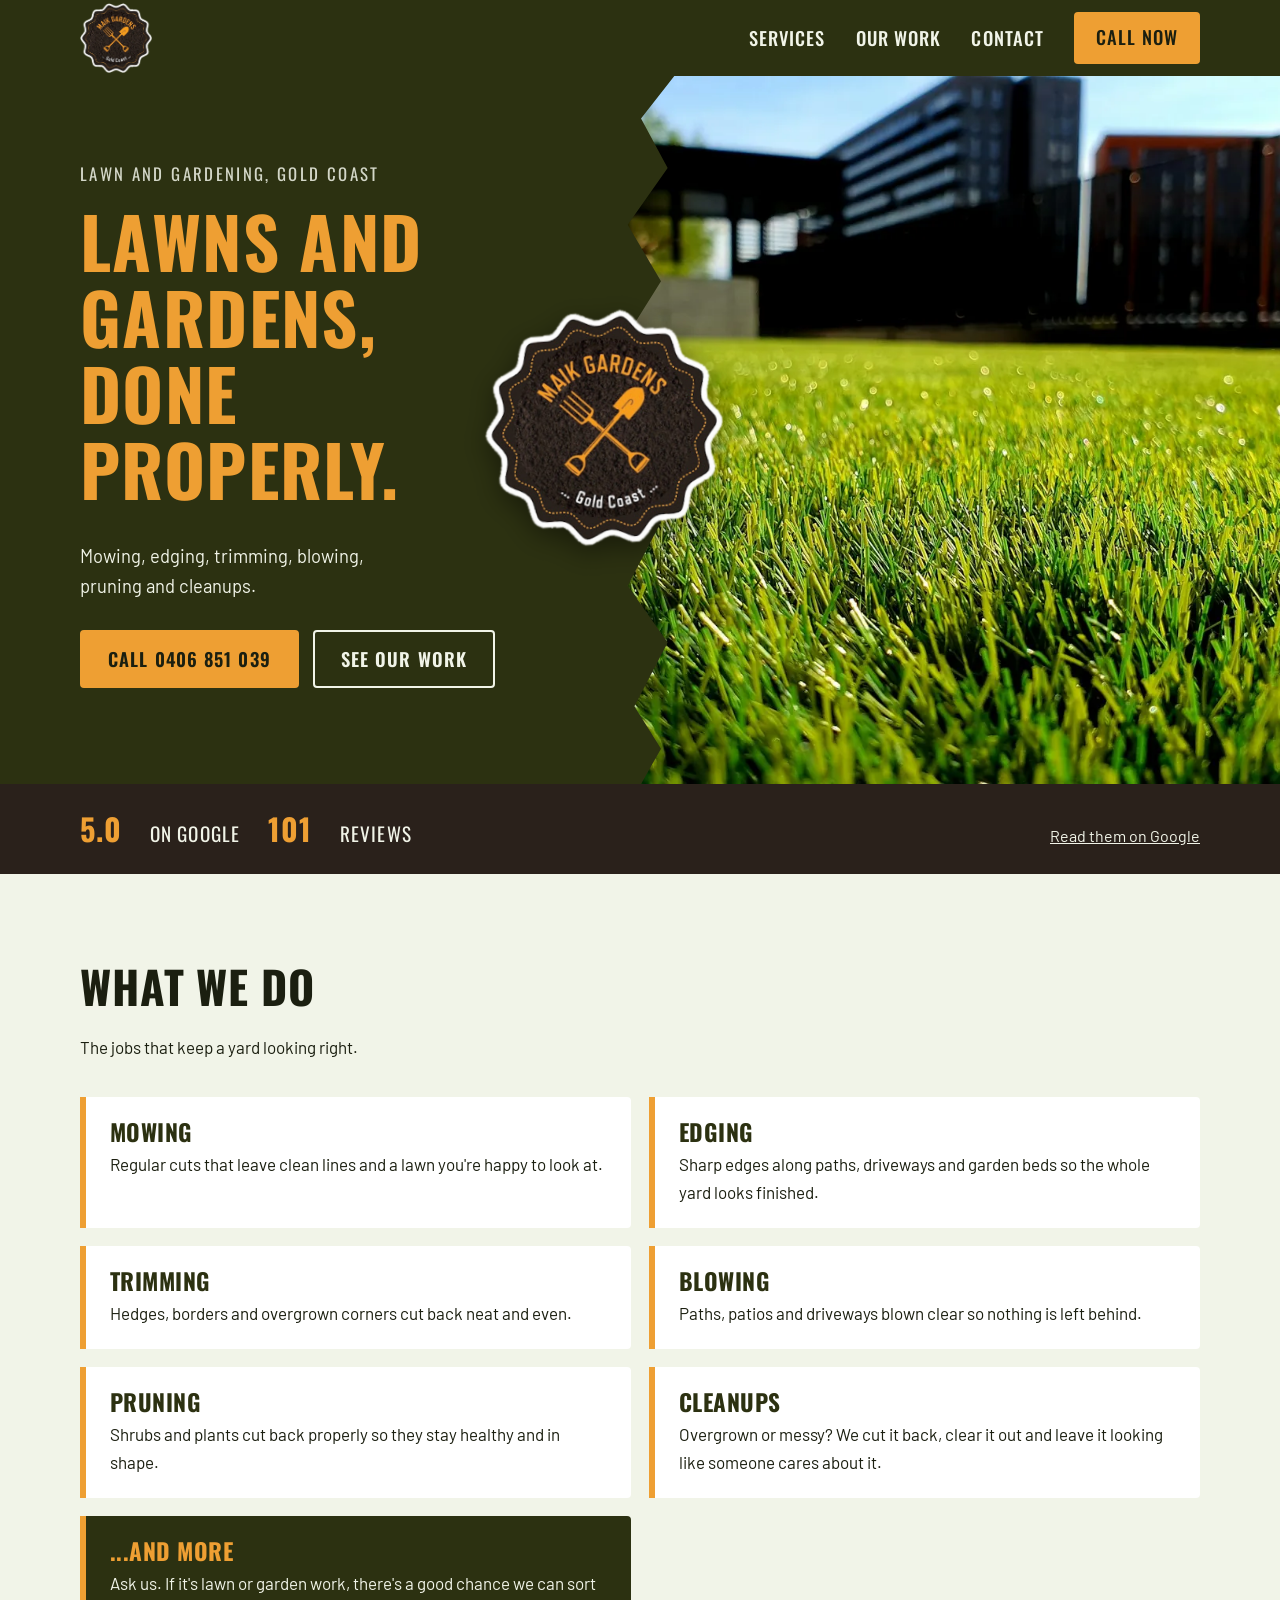
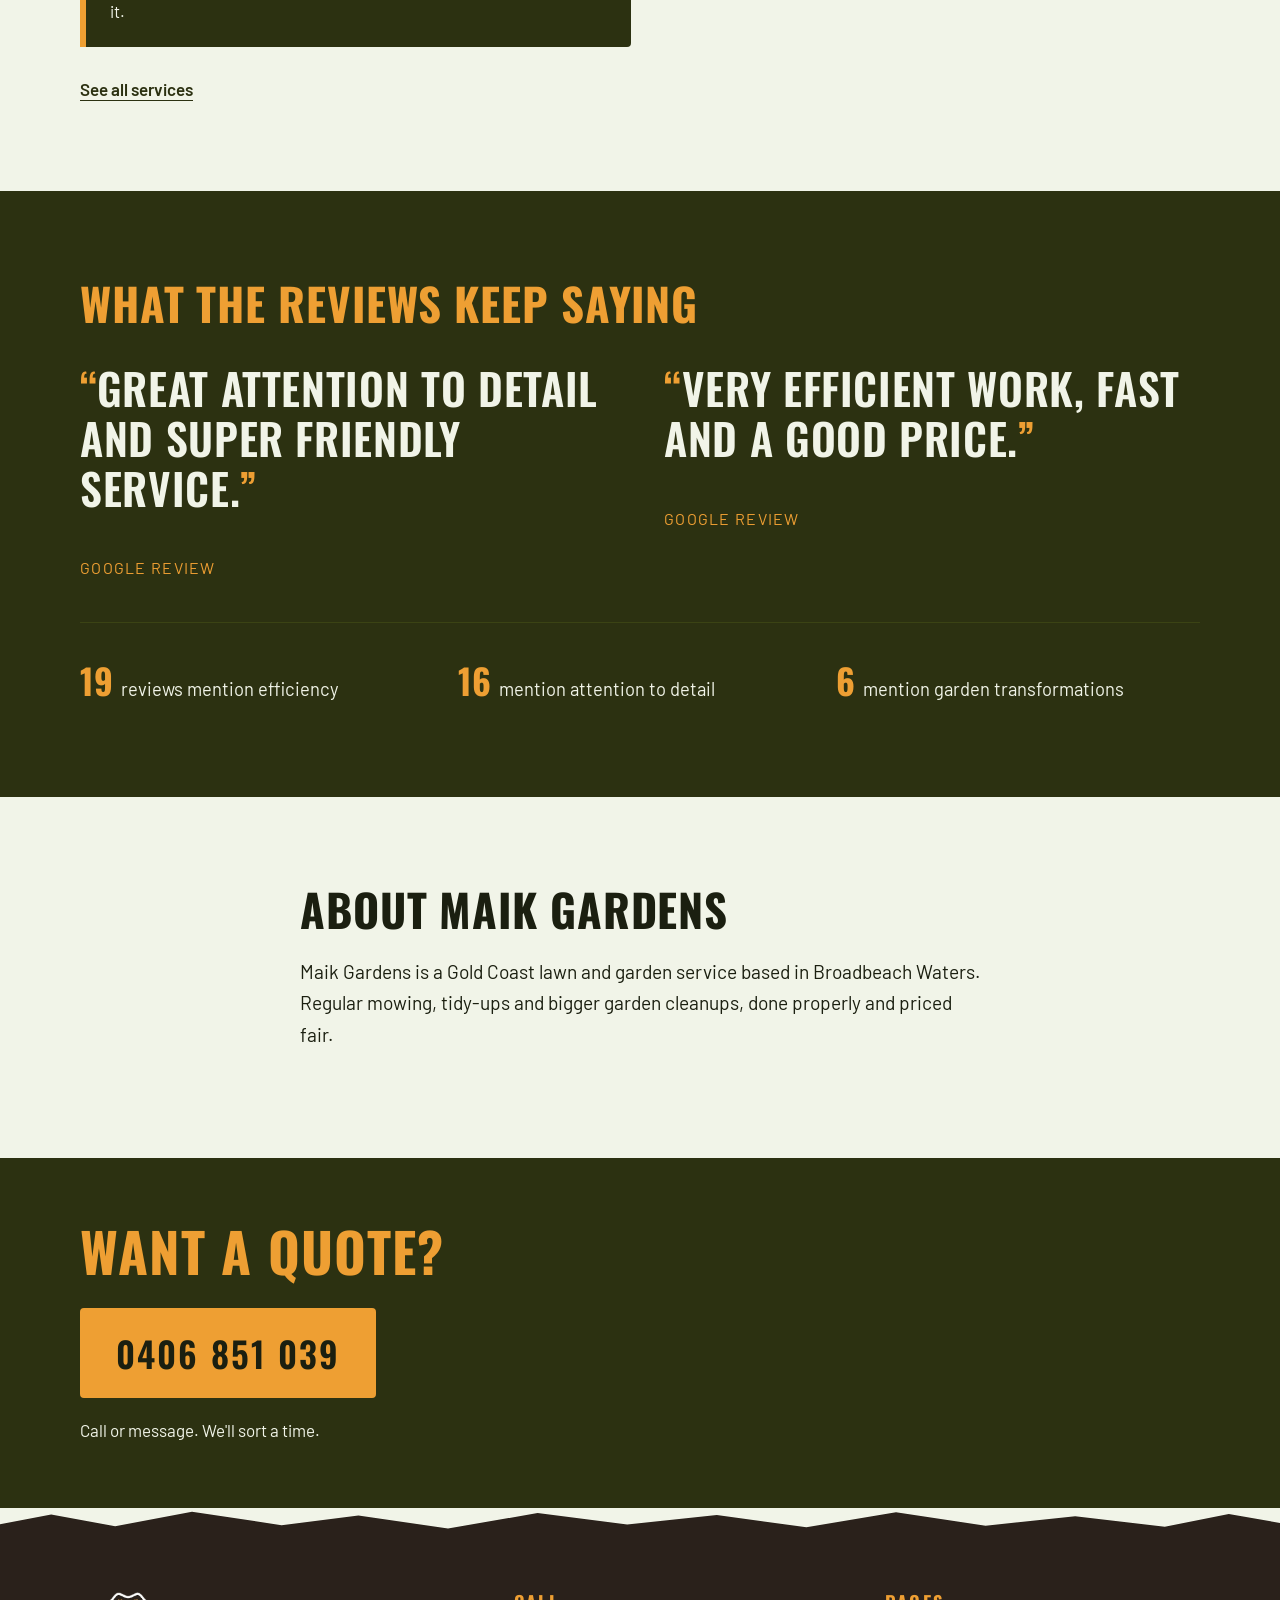
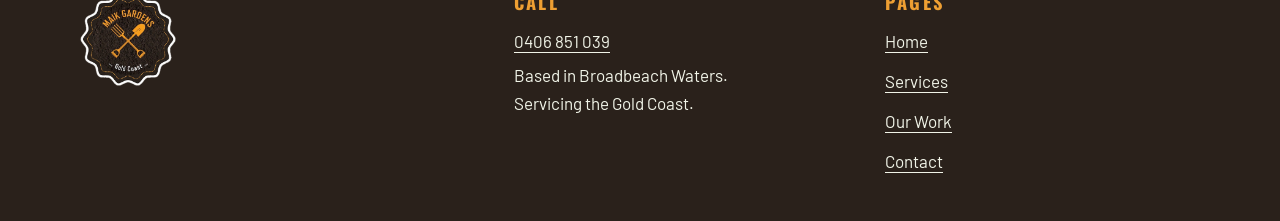
<file: index.html>
<!doctype html>
<html lang="en-AU">
<head>
<meta charset="utf-8">
<meta name="viewport" content="width=device-width, initial-scale=1">
<title>Maik Gardens | Lawn Mowing and Gardening, Gold Coast</title>
<meta name="description" content="Gold Coast lawn and gardening service. Mowing, edging, trimming, blowing, pruning and cleanups. Rated 5.0 on Google. Call 0406 851 039.">
<meta property="og:title" content="Maik Gardens | Lawn Mowing and Gardening, Gold Coast">
<meta property="og:description" content="Gold Coast lawn and gardening service. Mowing, edging, trimming, blowing, pruning and cleanups. Rated 5.0 on Google. Call 0406 851 039.">
<meta property="og:type" content="website">
<meta property="og:image" content="images/sunlit-lawn-low-angle-hero.jpg">
<meta property="og:locale" content="en_AU">
<meta name="theme-color" content="#2c3111">
<link rel="icon" type="image/png" href="images/favicon.png">
<link rel="preconnect" href="https://fonts.googleapis.com">
<link rel="preconnect" href="https://fonts.gstatic.com" crossorigin>
<link rel="stylesheet" href="https://fonts.googleapis.com/css2?family=Barlow:wght@400;500;600&family=Oswald:wght@500;600;700&display=swap">
<link rel="stylesheet" href="styles.css">
<script type="application/ld+json">
{
  "@context": "https://schema.org",
  "@type": "HomeAndConstructionBusiness",
  "name": "Maik Gardens",
  "description": "Lawn mowing and gardening service on the Gold Coast.",
  "telephone": "+61406851039",
  "areaServed": "Gold Coast",
  "address": {
    "@type": "PostalAddress",
    "addressLocality": "Broadbeach Waters",
    "addressRegion": "QLD",
    "addressCountry": "AU"
  }
}
</script>
</head>
<body>
<a class="skip" href="#main">Skip to content</a>
<header class="site-header">
  <div class="wrap header-row">
    <a class="brand" href="index.html" aria-label="Maik Gardens home"><img src="images/logo.png" width="626" height="612" alt="Maik Gardens"></a>
    <button class="nav-toggle" type="button" aria-expanded="false" aria-controls="site-nav">Menu</button>
    <nav id="site-nav" class="site-nav" aria-label="Main">
      <ul>
        <li><a href="services.html">Services</a></li>
        <li><a href="work.html">Our Work</a></li>
        <li><a href="contact.html">Contact</a></li>
        <li><a class="btn btn-primary" href="tel:+61406851039">Call now</a></li>
      </ul>
    </nav>
  </div>
</header>
<main id="main">
<section class="hero">
  <div class="wrap hero-copy">
    <p class="eyebrow">Lawn and gardening, Gold Coast</p>
    <h1>Lawns and gardens, done properly.</h1>
    <p class="sub">Mowing, edging, trimming, blowing, pruning and cleanups.</p>
    <div class="hero-actions">
      <a class="btn btn-primary" href="tel:+61406851039">Call 0406 851 039</a>
      <a class="btn btn-ghost" href="work.html">See our work</a>
    </div>
  </div>
  <div class="hero-photo">
    <picture>
      <source srcset="images/sunlit-lawn-low-angle-hero.webp" type="image/webp">
      <img src="images/sunlit-lawn-low-angle-hero.jpg" width="1600" height="900" alt="Low angle view of a freshly cut green lawn in bright sun with buildings behind" fetchpriority="high">
    </picture>
  </div>
  <div class="hero-badge" aria-hidden="true"><img src="images/logo.png" width="626" height="612" alt=""></div>
</section>

<section class="proof" aria-label="Google rating">
  <div class="wrap proof-row">
    <strong>5.0</strong><span>on Google</span>
    <strong>101</strong><span>reviews</span>
    <a href="https://www.google.com/search?q=Maik+Gardens+Broadbeach+Waters+reviews" rel="noopener">Read them on Google</a>
  </div>
</section>

<section class="section section-light" id="services">
  <div class="wrap">
    <div class="section-head reveal">
      <h2>What we do</h2>
      <p>The jobs that keep a yard looking right.</p>
    </div>
    <div class="service-grid">
      <div class="service reveal"><h3>Mowing</h3><p>Regular cuts that leave clean lines and a lawn you're happy to look at.</p></div>
      <div class="service reveal"><h3>Edging</h3><p>Sharp edges along paths, driveways and garden beds so the whole yard looks finished.</p></div>
      <div class="service reveal"><h3>Trimming</h3><p>Hedges, borders and overgrown corners cut back neat and even.</p></div>
      <div class="service reveal"><h3>Blowing</h3><p>Paths, patios and driveways blown clear so nothing is left behind.</p></div>
      <div class="service reveal"><h3>Pruning</h3><p>Shrubs and plants cut back properly so they stay healthy and in shape.</p></div>
      <div class="service reveal"><h3>Cleanups</h3><p>Overgrown or messy? We cut it back, clear it out and leave it looking like someone cares about it.</p></div>
      <div class="service service-more reveal"><h3>...and more</h3><p>Ask us. If it's lawn or garden work, there's a good chance we can sort it.</p></div>
    </div>
    <a class="more-link" href="services.html">See all services</a>
  </div>
</section>

<section class="section section-dark">
  <div class="wrap">
    <div class="section-head reveal"><h2>What the reviews keep saying</h2></div>
    <div class="quotes">
      <blockquote class="reveal"><p class="pull">Great attention to detail and super friendly service.</p><span class="cite">Google review</span></blockquote>
      <blockquote class="reveal"><p class="pull">Very efficient work, fast and a good price.</p><span class="cite">Google review</span></blockquote>
    </div>
    <ul class="themes reveal">
      <li><b>19</b>reviews mention efficiency</li>
      <li><b>16</b>mention attention to detail</li>
      <li><b>6</b>mention garden transformations</li>
    </ul>
  </div>
</section>

<section class="section section-light">
  <div class="wrap about reveal">
    <h2>About Maik Gardens</h2>
    <p>Maik Gardens is a Gold Coast lawn and garden service based in Broadbeach Waters. Regular mowing, tidy-ups and bigger garden cleanups, done properly and priced fair.</p>
  </div>
</section>

<section class="cta">
  <div class="wrap reveal">
    <h2>Want a quote?</h2>
    <a class="btn btn-primary btn-xl" href="tel:+61406851039">0406 851 039</a>
    <p>Call or message. We'll sort a time.</p>
  </div>
</section>
</main>
<footer class="site-footer">
  <div class="wrap footer-grid">
    <div class="footer-brand">
      <img src="images/logo.png" width="626" height="612" alt="Maik Gardens badge" loading="lazy">
    </div>
    <div>
      <h2>Call</h2>
      <p><a href="tel:+61406851039">0406 851 039</a></p>
      <p>Based in Broadbeach Waters.<br>Servicing the Gold Coast.</p>
    </div>
    <div>
      <h2>Pages</h2>
      <ul>
        <li><a href="index.html">Home</a></li>
        <li><a href="services.html">Services</a></li>
        <li><a href="work.html">Our Work</a></li>
        <li><a href="contact.html">Contact</a></li>
      </ul>
    </div>
  </div>
</footer>
<div class="call-bar"><a class="btn btn-primary" href="tel:+61406851039" aria-label="Call Maik Gardens">Call 0406 851 039</a></div>
<script src="main.js"></script>
</body>
</html>
</file>
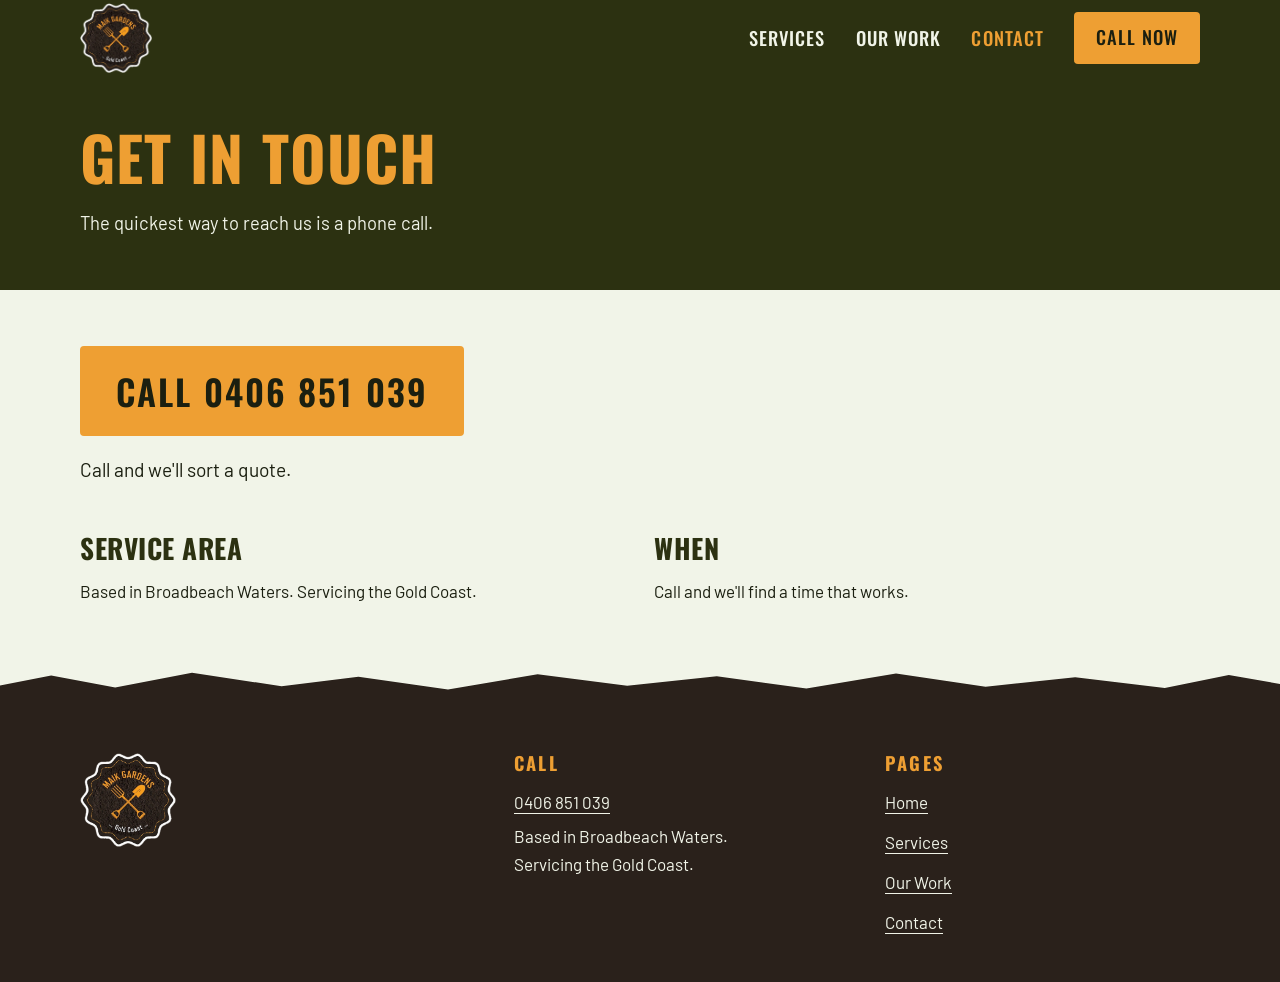
<file: contact.html>
<!doctype html>
<html lang="en-AU">
<head>
<meta charset="utf-8">
<meta name="viewport" content="width=device-width, initial-scale=1">
<title>Contact | Maik Gardens, Call 0406 851 039</title>
<meta name="description" content="Call Maik Gardens on 0406 851 039 for a lawn or garden quote anywhere on the Gold Coast.">
<meta property="og:title" content="Contact | Maik Gardens, Call 0406 851 039">
<meta property="og:description" content="Call Maik Gardens on 0406 851 039 for a lawn or garden quote anywhere on the Gold Coast.">
<meta property="og:type" content="website">
<meta property="og:image" content="images/sunlit-lawn-low-angle-hero.jpg">
<meta property="og:locale" content="en_AU">
<meta name="theme-color" content="#2c3111">
<link rel="icon" type="image/png" href="images/favicon.png">
<link rel="preconnect" href="https://fonts.googleapis.com">
<link rel="preconnect" href="https://fonts.gstatic.com" crossorigin>
<link rel="stylesheet" href="https://fonts.googleapis.com/css2?family=Barlow:wght@400;500;600&family=Oswald:wght@500;600;700&display=swap">
<link rel="stylesheet" href="styles.css">
</head>
<body>
<a class="skip" href="#main">Skip to content</a>
<header class="site-header">
  <div class="wrap header-row">
    <a class="brand" href="index.html" aria-label="Maik Gardens home"><img src="images/logo.png" width="626" height="612" alt="Maik Gardens"></a>
    <button class="nav-toggle" type="button" aria-expanded="false" aria-controls="site-nav">Menu</button>
    <nav id="site-nav" class="site-nav" aria-label="Main">
      <ul>
        <li><a href="services.html">Services</a></li>
        <li><a href="work.html">Our Work</a></li>
        <li><a href="contact.html">Contact</a></li>
        <li><a class="btn btn-primary" href="tel:+61406851039">Call now</a></li>
      </ul>
    </nav>
  </div>
</header>
<main id="main">
<section class="page-hero">
  <div class="wrap">
    <h1>Get in touch</h1>
    <p>The quickest way to reach us is a phone call.</p>
  </div>
</section>

<section class="section-light">
  <div class="wrap call-panel reveal">
    <a class="btn btn-primary btn-xl" href="tel:+61406851039">Call 0406 851 039</a>
    <p>Call and we'll sort a quote.</p>
  </div>
  <div class="wrap info">
    <div class="reveal"><h2>Service area</h2><p>Based in Broadbeach Waters. Servicing the Gold Coast.</p></div>
    <div class="reveal"><h2>When</h2><p>Call and we'll find a time that works.</p></div>
  </div>
</section>
</main>
<footer class="site-footer">
  <div class="wrap footer-grid">
    <div class="footer-brand">
      <img src="images/logo.png" width="626" height="612" alt="Maik Gardens badge" loading="lazy">
    </div>
    <div>
      <h2>Call</h2>
      <p><a href="tel:+61406851039">0406 851 039</a></p>
      <p>Based in Broadbeach Waters.<br>Servicing the Gold Coast.</p>
    </div>
    <div>
      <h2>Pages</h2>
      <ul>
        <li><a href="index.html">Home</a></li>
        <li><a href="services.html">Services</a></li>
        <li><a href="work.html">Our Work</a></li>
        <li><a href="contact.html">Contact</a></li>
      </ul>
    </div>
  </div>
</footer>
<div class="call-bar"><a class="btn btn-primary" href="tel:+61406851039" aria-label="Call Maik Gardens">Call 0406 851 039</a></div>
<script src="main.js"></script>
</body>
</html>
</file>
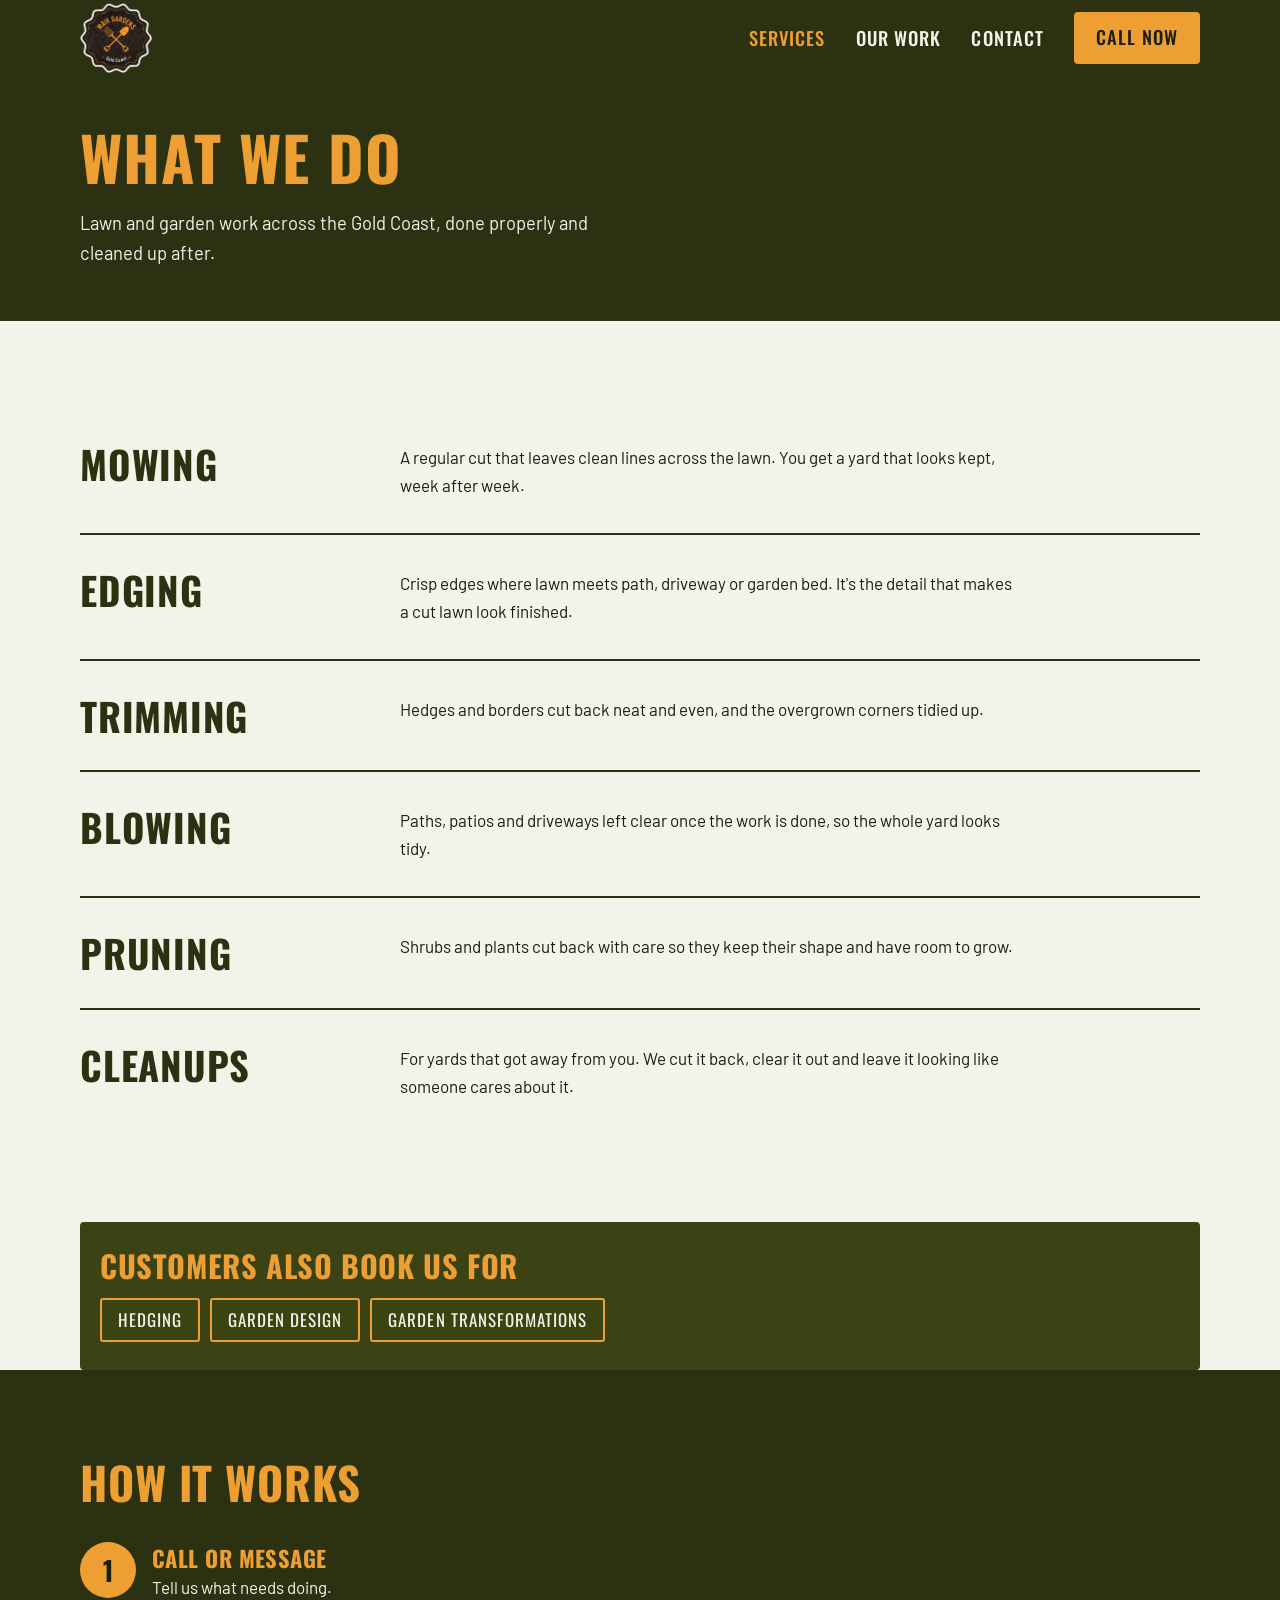
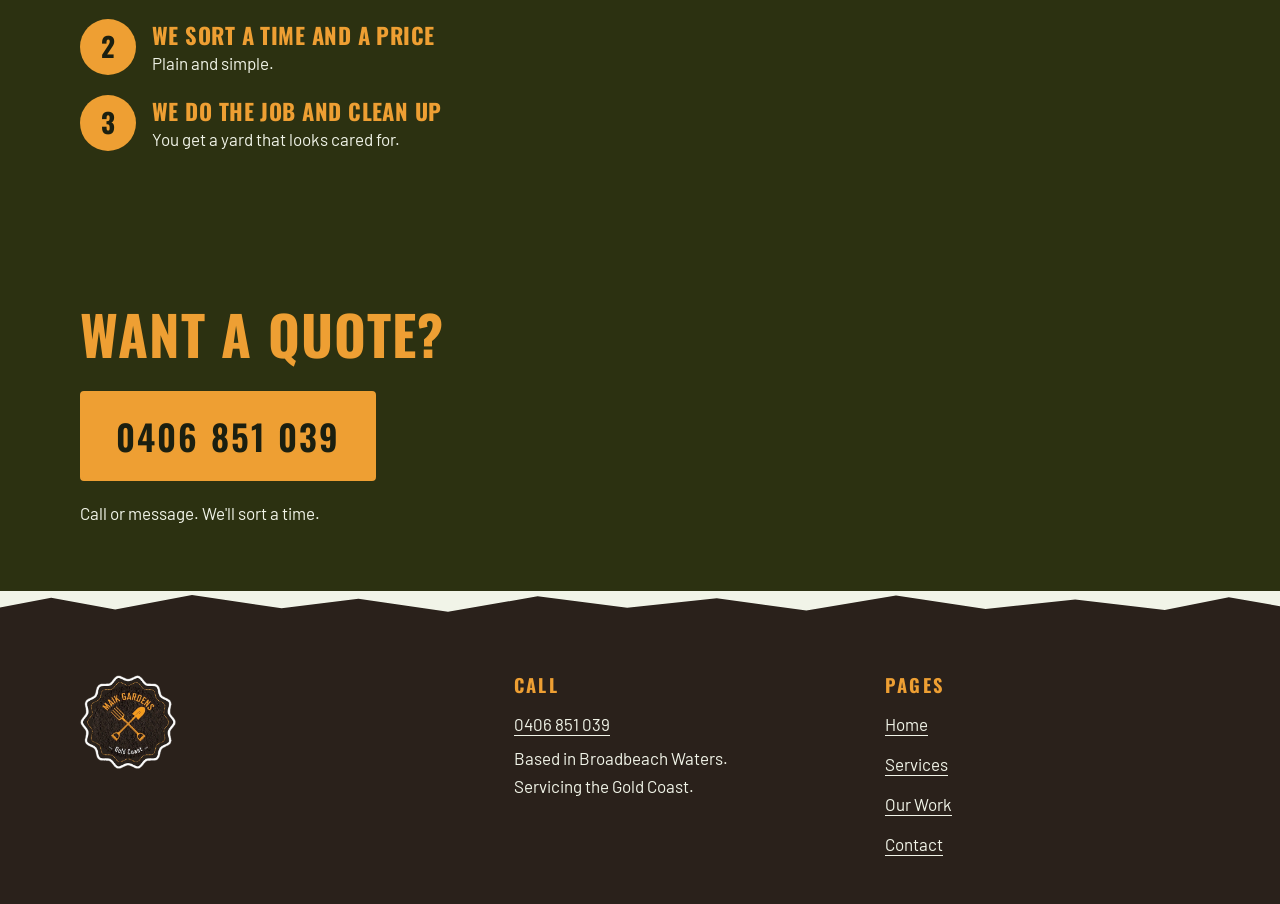
<file: services.html>
<!doctype html>
<html lang="en-AU">
<head>
<meta charset="utf-8">
<meta name="viewport" content="width=device-width, initial-scale=1">
<title>Services | Maik Gardens, Gold Coast Lawn and Garden Care</title>
<meta name="description" content="Mowing, edging, trimming, blowing, pruning and garden cleanups across the Gold Coast. Call Maik Gardens on 0406 851 039.">
<meta property="og:title" content="Services | Maik Gardens, Gold Coast Lawn and Garden Care">
<meta property="og:description" content="Mowing, edging, trimming, blowing, pruning and garden cleanups across the Gold Coast. Call Maik Gardens on 0406 851 039.">
<meta property="og:type" content="website">
<meta property="og:image" content="images/sunlit-lawn-low-angle-hero.jpg">
<meta property="og:locale" content="en_AU">
<meta name="theme-color" content="#2c3111">
<link rel="icon" type="image/png" href="images/favicon.png">
<link rel="preconnect" href="https://fonts.googleapis.com">
<link rel="preconnect" href="https://fonts.gstatic.com" crossorigin>
<link rel="stylesheet" href="https://fonts.googleapis.com/css2?family=Barlow:wght@400;500;600&family=Oswald:wght@500;600;700&display=swap">
<link rel="stylesheet" href="styles.css">
</head>
<body>
<a class="skip" href="#main">Skip to content</a>
<header class="site-header">
  <div class="wrap header-row">
    <a class="brand" href="index.html" aria-label="Maik Gardens home"><img src="images/logo.png" width="626" height="612" alt="Maik Gardens"></a>
    <button class="nav-toggle" type="button" aria-expanded="false" aria-controls="site-nav">Menu</button>
    <nav id="site-nav" class="site-nav" aria-label="Main">
      <ul>
        <li><a href="services.html">Services</a></li>
        <li><a href="work.html">Our Work</a></li>
        <li><a href="contact.html">Contact</a></li>
        <li><a class="btn btn-primary" href="tel:+61406851039">Call now</a></li>
      </ul>
    </nav>
  </div>
</header>
<main id="main">
<section class="page-hero">
  <div class="wrap">
    <h1>What we do</h1>
    <p>Lawn and garden work across the Gold Coast, done properly and cleaned up after.</p>
  </div>
</section>

<section class="section section-light">
  <div class="wrap">
    <div class="block reveal"><h2>Mowing</h2><p>A regular cut that leaves clean lines across the lawn. You get a yard that looks kept, week after week.</p></div>
    <div class="block reveal"><h2>Edging</h2><p>Crisp edges where lawn meets path, driveway or garden bed. It's the detail that makes a cut lawn look finished.</p></div>
    <div class="block reveal"><h2>Trimming</h2><p>Hedges and borders cut back neat and even, and the overgrown corners tidied up.</p></div>
    <div class="block reveal"><h2>Blowing</h2><p>Paths, patios and driveways left clear once the work is done, so the whole yard looks tidy.</p></div>
    <div class="block reveal"><h2>Pruning</h2><p>Shrubs and plants cut back with care so they keep their shape and have room to grow.</p></div>
    <div class="block reveal"><h2>Cleanups</h2><p>For yards that got away from you. We cut it back, clear it out and leave it looking like someone cares about it.</p></div>
  </div>
</section>

<section class="section-light">
  <div class="wrap">
    <div class="also reveal">
      <h2>Customers also book us for</h2>
      <ul>
        <li>Hedging</li>
        <li>Garden design</li>
        <li>Garden transformations</li>
      </ul>
    </div>
  </div>
</section>

<section class="section section-dark">
  <div class="wrap">
    <div class="section-head reveal"><h2>How it works</h2></div>
    <ol class="steps">
      <li class="reveal"><div><h3>Call or message</h3><p>Tell us what needs doing.</p></div></li>
      <li class="reveal"><div><h3>We sort a time and a price</h3><p>Plain and simple.</p></div></li>
      <li class="reveal"><div><h3>We do the job and clean up</h3><p>You get a yard that looks cared for.</p></div></li>
    </ol>
  </div>
</section>

<section class="cta">
  <div class="wrap reveal">
    <h2>Want a quote?</h2>
    <a class="btn btn-primary btn-xl" href="tel:+61406851039">0406 851 039</a>
    <p>Call or message. We'll sort a time.</p>
  </div>
</section>
</main>
<footer class="site-footer">
  <div class="wrap footer-grid">
    <div class="footer-brand">
      <img src="images/logo.png" width="626" height="612" alt="Maik Gardens badge" loading="lazy">
    </div>
    <div>
      <h2>Call</h2>
      <p><a href="tel:+61406851039">0406 851 039</a></p>
      <p>Based in Broadbeach Waters.<br>Servicing the Gold Coast.</p>
    </div>
    <div>
      <h2>Pages</h2>
      <ul>
        <li><a href="index.html">Home</a></li>
        <li><a href="services.html">Services</a></li>
        <li><a href="work.html">Our Work</a></li>
        <li><a href="contact.html">Contact</a></li>
      </ul>
    </div>
  </div>
</footer>
<div class="call-bar"><a class="btn btn-primary" href="tel:+61406851039" aria-label="Call Maik Gardens">Call 0406 851 039</a></div>
<script src="main.js"></script>
</body>
</html>
</file>
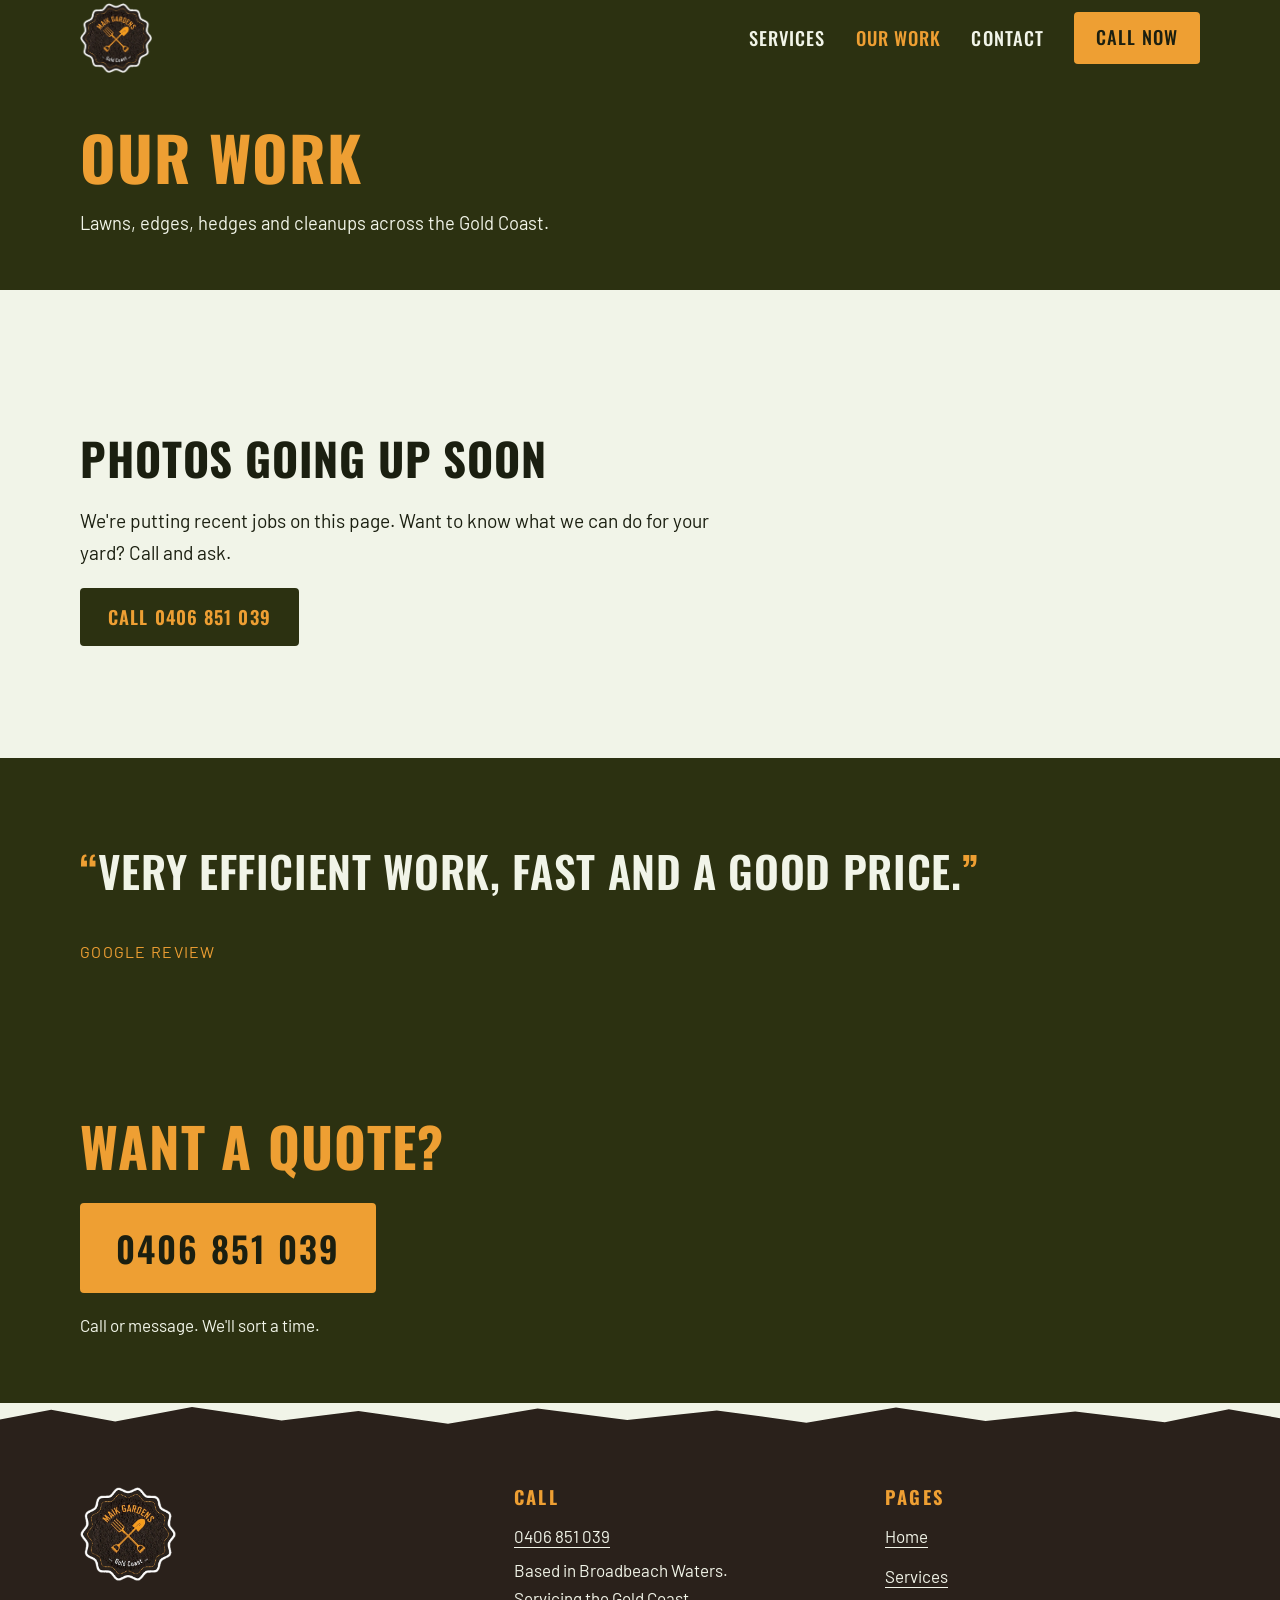
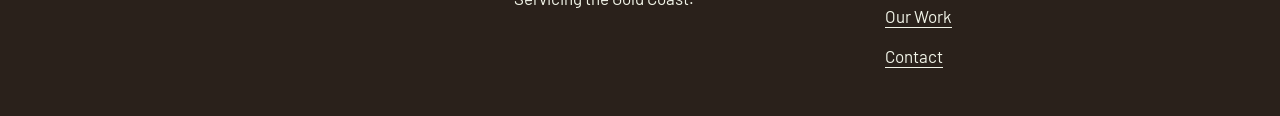
<file: work.html>
<!doctype html>
<html lang="en-AU">
<head>
<meta charset="utf-8">
<meta name="viewport" content="width=device-width, initial-scale=1">
<title>Our Work | Maik Gardens</title>
<meta name="description" content="Photos of Maik Gardens lawn and garden jobs on the Gold Coast. Call 0406 851 039 for a quote.">
<meta property="og:title" content="Our Work | Maik Gardens">
<meta property="og:description" content="Photos of Maik Gardens lawn and garden jobs on the Gold Coast. Call 0406 851 039 for a quote.">
<meta property="og:type" content="website">
<meta property="og:image" content="images/sunlit-lawn-low-angle-hero.jpg">
<meta property="og:locale" content="en_AU">
<meta name="theme-color" content="#2c3111">
<link rel="icon" type="image/png" href="images/favicon.png">
<link rel="preconnect" href="https://fonts.googleapis.com">
<link rel="preconnect" href="https://fonts.gstatic.com" crossorigin>
<link rel="stylesheet" href="https://fonts.googleapis.com/css2?family=Barlow:wght@400;500;600&family=Oswald:wght@500;600;700&display=swap">
<link rel="stylesheet" href="styles.css">
</head>
<body>
<a class="skip" href="#main">Skip to content</a>
<header class="site-header">
  <div class="wrap header-row">
    <a class="brand" href="index.html" aria-label="Maik Gardens home"><img src="images/logo.png" width="626" height="612" alt="Maik Gardens"></a>
    <button class="nav-toggle" type="button" aria-expanded="false" aria-controls="site-nav">Menu</button>
    <nav id="site-nav" class="site-nav" aria-label="Main">
      <ul>
        <li><a href="services.html">Services</a></li>
        <li><a href="work.html">Our Work</a></li>
        <li><a href="contact.html">Contact</a></li>
        <li><a class="btn btn-primary" href="tel:+61406851039">Call now</a></li>
      </ul>
    </nav>
  </div>
</header>
<main id="main">
<section class="page-hero">
  <div class="wrap">
    <h1>Our work</h1>
    <p>Lawns, edges, hedges and cleanups across the Gold Coast.</p>
  </div>
</section>

<section class="section section-light">
  <div class="wrap">
    <!-- TODO: add client photos here as <ul class="gallery"> items. Each needs a link, a picture tag and specific alt text. Before/after pairs go side by side and labelled. -->
    <div class="empty reveal">
      <h2>Photos going up soon</h2>
      <p>We're putting recent jobs on this page. Want to know what we can do for your yard? Call and ask.</p>
      <a class="btn btn-dark" href="tel:+61406851039">Call 0406 851 039</a>
    </div>
  </div>
</section>

<section class="section section-dark">
  <div class="wrap">
    <blockquote class="reveal"><p class="pull">Very efficient work, fast and a good price.</p><span class="cite">Google review</span></blockquote>
  </div>
</section>

<section class="cta">
  <div class="wrap reveal">
    <h2>Want a quote?</h2>
    <a class="btn btn-primary btn-xl" href="tel:+61406851039">0406 851 039</a>
    <p>Call or message. We'll sort a time.</p>
  </div>
</section>
</main>
<footer class="site-footer">
  <div class="wrap footer-grid">
    <div class="footer-brand">
      <img src="images/logo.png" width="626" height="612" alt="Maik Gardens badge" loading="lazy">
    </div>
    <div>
      <h2>Call</h2>
      <p><a href="tel:+61406851039">0406 851 039</a></p>
      <p>Based in Broadbeach Waters.<br>Servicing the Gold Coast.</p>
    </div>
    <div>
      <h2>Pages</h2>
      <ul>
        <li><a href="index.html">Home</a></li>
        <li><a href="services.html">Services</a></li>
        <li><a href="work.html">Our Work</a></li>
        <li><a href="contact.html">Contact</a></li>
      </ul>
    </div>
  </div>
</footer>
<div class="call-bar"><a class="btn btn-primary" href="tel:+61406851039" aria-label="Call Maik Gardens">Call 0406 851 039</a></div>
<script src="main.js"></script>
</body>
</html>
</file>
<file: styles.css>
/* Maik Gardens. Palette sampled from the client flyer and badge. */
:root {
  --forest: #2c3111;
  --moss: #3b4314;
  --marigold: #ee9f33;
  --soil: #2a211b;
  --turf: #f1f4e8;
  --ink: #1b1f10;
  --display: "Oswald", "Fjalla One", Impact, "Arial Narrow", sans-serif;
  --body: "Barlow", "Source Sans 3", system-ui, -apple-system, "Segoe UI", sans-serif;
  --gutter: 20px;
  --max: 1160px;
}

*, *::before, *::after { box-sizing: border-box; }
html { scroll-behavior: smooth; }
body {
  margin: 0;
  padding-bottom: 76px;
  background: var(--turf);
  color: var(--ink);
  font-family: var(--body);
  font-size: 1.0625rem;
  line-height: 1.65;
  -webkit-font-smoothing: antialiased;
}
img, picture { display: block; max-width: 100%; height: auto; }
a { color: inherit; }
p { margin: 0 0 1em; }

:focus-visible { outline: 3px solid var(--marigold); outline-offset: 3px; }
.on-light :focus-visible, .section-light :focus-visible { outline-color: var(--forest); }

h1, h2, h3 {
  margin: 0 0 .5em;
  font-family: var(--display);
  font-weight: 700;
  text-transform: uppercase;
  letter-spacing: .02em;
  line-height: 1.08;
}
h1 { font-size: clamp(2.4rem, 8vw, 4.4rem); }
h2 { font-size: clamp(1.9rem, 5vw, 2.8rem); }
h3 { font-size: 1.45rem; }

.wrap { width: 100%; max-width: var(--max); margin: 0 auto; padding: 0 var(--gutter); }
.skip {
  position: absolute; left: 12px; top: -60px; z-index: 100;
  background: var(--marigold); color: var(--ink); padding: 10px 16px; font-weight: 600;
}
.skip:focus { top: 12px; }

/* Buttons */
.btn {
  display: inline-flex; align-items: center; justify-content: center;
  min-height: 52px; padding: 12px 26px;
  font-family: var(--display); font-weight: 600; font-size: 1.15rem;
  letter-spacing: .06em; text-transform: uppercase; text-decoration: none;
  border: 2px solid var(--marigold); border-radius: 4px;
  transition: transform .18s ease, background-color .18s ease, color .18s ease;
}
.btn-primary { background: var(--marigold); color: var(--ink); }
.btn-primary:hover { transform: translateY(-2px); background: #f5b155; }
.btn-ghost { background: transparent; color: var(--turf); border-color: var(--turf); }
.btn-ghost:hover { transform: translateY(-2px); background: var(--turf); color: var(--forest); }
.btn-dark { background: var(--forest); color: var(--marigold); border-color: var(--forest); }
.btn-dark:hover { transform: translateY(-2px); background: var(--moss); }
.btn-xl { min-height: 72px; font-size: clamp(1.5rem, 6vw, 2.2rem); padding: 14px 34px; }

/* Header */
.site-header { background: var(--forest); color: var(--turf); position: relative; z-index: 20; }
.header-row { display: flex; align-items: center; justify-content: space-between; min-height: 76px; gap: 16px; }
.brand { display: flex; align-items: center; text-decoration: none; }
.brand img { width: 62px; height: auto; }
.nav-toggle {
  background: none; border: 2px solid var(--marigold); color: var(--marigold);
  font: 600 1rem var(--display); letter-spacing: .08em; text-transform: uppercase;
  padding: 10px 16px; min-height: 44px; border-radius: 4px; cursor: pointer;
}
.site-nav { display: none; position: absolute; left: 0; right: 0; top: 100%; background: var(--forest); padding: 8px var(--gutter) 24px; border-top: 1px solid var(--moss); }
.site-nav.open { display: block; }
.site-nav ul { list-style: none; margin: 0; padding: 0; }
.site-nav a {
  display: block; padding: 14px 0; text-decoration: none;
  font-family: var(--display); font-size: 1.3rem; font-weight: 500; letter-spacing: .06em; text-transform: uppercase;
  border-bottom: 1px solid var(--moss);
}
.site-nav a:hover, .site-nav a[aria-current="page"] { color: var(--marigold); }
.site-nav .btn { margin-top: 18px; width: 100%; border-bottom: 2px solid var(--marigold); color: var(--ink); }
.site-nav .btn:hover { color: var(--ink); }

/* Hero */
.hero { position: relative; background: var(--forest); color: var(--turf); overflow: hidden; }
.hero-copy { position: relative; z-index: 2; padding-block: 44px 56px; }
.eyebrow { font-family: var(--display); font-size: 1.05rem; letter-spacing: .14em; text-transform: uppercase; color: var(--turf); opacity: .85; margin-bottom: 14px; }
.hero h1 { color: var(--marigold); max-width: 11ch; }
.hero .sub { font-size: 1.15rem; max-width: 34ch; margin-bottom: 28px; }
.hero-actions { display: flex; flex-wrap: wrap; gap: 14px; }
.hero-photo {
  position: relative; height: 300px;
  clip-path: polygon(0 6%, 6% 0, 12% 7%, 19% 1%, 26% 8%, 33% 2%, 41% 9%, 49% 1%, 57% 7%, 65% 0, 73% 8%, 81% 2%, 89% 7%, 95% 1%, 100% 6%, 100% 100%, 0 100%);
}
.hero-photo picture { height: 100%; }
.hero-photo img { width: 100%; height: 100%; object-fit: cover; object-position: center 75%; }
.hero-badge {
  position: absolute; z-index: 3; right: 18px; top: calc(100% - 300px - 62px);
  width: 118px; transform: rotate(-4deg); filter: drop-shadow(0 8px 14px rgba(0, 0, 0, .45));
}
.hero-badge img { width: 100%; height: auto; }

/* Page hero */
.page-hero { background: var(--forest); color: var(--turf); padding: 48px 0 52px; }
.page-hero h1 { color: var(--marigold); font-size: clamp(2.3rem, 7vw, 3.8rem); margin-bottom: .3em; }
.page-hero p { max-width: 52ch; font-size: 1.15rem; margin: 0; }

/* Sections */
.section { padding: 64px 0; }
.section-dark { background: var(--forest); color: var(--turf); }
.section-dark h2 { color: var(--marigold); }
.section-head { max-width: 640px; margin-bottom: 36px; }
.section-head p { margin: 0; }

/* Proof strip */
.proof { background: var(--soil); color: var(--turf); padding: 20px 0; }
.proof-row { display: flex; flex-wrap: wrap; align-items: baseline; gap: 6px 28px; }
.proof strong { font-family: var(--display); font-size: 1.9rem; color: var(--marigold); letter-spacing: .03em; font-weight: 700; }
.proof span { font-family: var(--display); font-size: 1.2rem; letter-spacing: .06em; text-transform: uppercase; }
.proof a { margin-left: auto; font-size: 1rem; color: var(--turf); }

/* Service blocks */
.service-grid { display: grid; gap: 18px; grid-template-columns: 1fr; }
.service { background: #fff; border-left: 6px solid var(--marigold); padding: 22px 24px; border-radius: 0 4px 4px 0; }
.service h3 { color: var(--forest); margin-bottom: .25em; }
.service p { margin: 0; }
.service-more { background: var(--forest); border-left-color: var(--marigold); color: var(--turf); }
.service-more h3 { color: var(--marigold); }
.more-link { display: inline-block; margin-top: 28px; font-weight: 600; color: var(--forest); text-underline-offset: 4px; }

/* Services page blocks */
.block { display: grid; gap: 8px; padding: 34px 0; border-top: 2px solid var(--forest); }
.block:first-child { border-top: 0; }
.block h2 { color: var(--forest); margin: 0; font-size: clamp(1.8rem, 5vw, 2.4rem); }
.block p { margin: 0; max-width: 62ch; }
.also { background: var(--moss); color: var(--turf); border-radius: 4px; padding: 28px var(--gutter); }
.also h2 { color: var(--marigold); font-size: 1.9rem; }
.also ul { list-style: none; margin: 0; padding: 0; display: flex; flex-wrap: wrap; gap: 10px; }
.also li { font-family: var(--display); letter-spacing: .06em; text-transform: uppercase; border: 2px solid var(--marigold); padding: 6px 16px; border-radius: 3px; }
.steps { list-style: none; margin: 0; padding: 0; display: grid; gap: 18px; counter-reset: step; }
.steps li { counter-increment: step; display: grid; grid-template-columns: 56px 1fr; gap: 16px; align-items: start; }
.steps li::before {
  content: counter(step); display: flex; align-items: center; justify-content: center;
  width: 56px; height: 56px; background: var(--marigold); color: var(--ink);
  font-family: var(--display); font-weight: 700; font-size: 1.7rem; border-radius: 50%;
}
.steps h3 { margin: 4px 0 2px; color: var(--marigold); font-size: 1.4rem; }
.steps p { margin: 0; }

/* Reviews */
.quotes { display: grid; gap: 28px; margin-bottom: 40px; }
blockquote { margin: 0; }
.pull { font-family: var(--display); text-transform: uppercase; font-weight: 600; font-size: clamp(1.7rem, 5.2vw, 2.7rem); line-height: 1.15; letter-spacing: .015em; color: var(--turf); }
.pull::before { content: "\201C"; color: var(--marigold); }
.pull::after { content: "\201D"; color: var(--marigold); }
.cite { display: block; margin-top: 10px; font-family: var(--body); font-size: 1rem; letter-spacing: .08em; text-transform: uppercase; color: var(--marigold); }
.themes { list-style: none; margin: 0; padding: 28px 0 0; border-top: 1px solid var(--moss); display: grid; gap: 14px; }
.themes li { font-size: 1.15rem; }
.themes b { font-family: var(--display); font-size: 2.2rem; color: var(--marigold); margin-right: 8px; font-weight: 700; }

/* About */
.about { max-width: 720px; }
.about p { font-size: 1.2rem; }

/* CTA band */
.cta { background: var(--forest); color: var(--turf); padding: 64px 0; text-align: left; }
.cta h2 { color: var(--marigold); font-size: clamp(2.2rem, 7vw, 3.4rem); }
.cta p { margin: 18px 0 0; }

/* Contact */
.call-panel { padding-block: 56px 24px; }
.call-panel p { margin: 18px 0 0; font-size: 1.2rem; }
.info { display: grid; gap: 28px; padding-block: 24px 64px; }
.info h2 { color: var(--forest); font-size: 1.7rem; }
.info p { margin: 0; }

/* Work page */
.empty { max-width: 640px; padding: 56px 0 24px; }
.empty p { font-size: 1.2rem; }
.gallery { list-style: none; margin: 0; padding: 0; display: grid; gap: 14px; grid-template-columns: repeat(auto-fill, minmax(240px, 1fr)); }
.gallery a { display: block; }
.gallery img { width: 100%; height: 240px; object-fit: cover; border-radius: 4px; }

/* Lightbox */
.lightbox { position: fixed; inset: 0; z-index: 200; display: none; align-items: center; justify-content: center; background: rgba(20, 16, 12, .92); padding: 24px; }
.lightbox.open { display: flex; }
.lightbox figure { margin: 0; max-width: 1100px; text-align: center; color: var(--turf); }
.lightbox img { max-height: 76vh; width: auto; margin: 0 auto; border-radius: 4px; }
.lightbox figcaption { margin-top: 12px; }
.lb-btn { position: absolute; background: var(--soil); color: var(--marigold); border: 2px solid var(--marigold); width: 48px; height: 48px; font: 700 1.5rem var(--display); border-radius: 50%; cursor: pointer; }
.lb-close { top: 16px; right: 16px; }
.lb-prev { left: 12px; top: 50%; }
.lb-next { right: 12px; top: 50%; }

/* Footer */
.site-footer { position: relative; background: var(--soil); color: var(--turf); padding: 56px 0 40px; margin-top: 28px; }
.site-footer::before {
  content: ""; position: absolute; left: 0; right: 0; top: -27px; height: 28px; background: var(--soil);
  clip-path: polygon(0 100%, 0 55%, 4% 20%, 9% 62%, 15% 10%, 22% 58%, 28% 24%, 35% 70%, 42% 15%, 49% 56%, 56% 22%, 63% 66%, 70% 12%, 77% 60%, 84% 26%, 91% 64%, 96% 18%, 100% 50%, 100% 100%);
}
.footer-grid { display: grid; gap: 28px; }
.footer-brand img { width: 96px; height: auto; }
.footer-grid h2 { font-size: 1.15rem; letter-spacing: .12em; color: var(--marigold); }
.footer-grid ul { list-style: none; margin: 0; padding: 0; }
.footer-grid a { display: inline-block; padding: 6px 0; text-underline-offset: 4px; }
.footer-grid p { margin: 0; }

/* Mobile call bar */
.call-bar { position: fixed; left: 0; right: 0; bottom: 0; z-index: 50; background: var(--soil); padding: 10px var(--gutter); border-top: 1px solid var(--moss); }
.call-bar .btn { width: 100%; }

/* Reveal */
.js .reveal { opacity: 0; transform: translateY(18px); transition: opacity .6s ease, transform .6s ease; }
.js .reveal.in { opacity: 1; transform: none; }

@media (min-width: 700px) {
  .service-grid { grid-template-columns: repeat(2, 1fr); }
  .quotes { grid-template-columns: 1fr 1fr; gap: 48px; }
  .themes { grid-template-columns: repeat(3, 1fr); }
  .footer-grid { grid-template-columns: 1.2fr 1fr 1fr; }
  .info { grid-template-columns: 1fr 1fr; }
  .hero-photo { height: 380px; }
  .hero-badge { width: 150px; top: calc(100% - 380px - 75px); right: 40px; }
}

@media (min-width: 900px) {
  body { padding-bottom: 0; }
  .call-bar, .nav-toggle { display: none; }
  .site-nav { display: block; position: static; background: none; padding: 0; border: 0; }
  .site-nav ul { display: flex; align-items: center; gap: 30px; }
  .site-nav a { padding: 8px 0; border: 0; font-size: 1.15rem; }
  .site-nav .btn { margin: 0; width: auto; padding: 10px 22px; border-bottom: 2px solid var(--marigold); }
  .site-nav .btn:hover { color: var(--ink); }
  .brand img { width: 72px; }

  .hero { min-height: 600px; display: flex; }
  .hero-copy { padding-block: 84px 96px; width: 100%; }
  .hero-copy .wrap { max-width: var(--max); }
  .hero-copy .wrap > * { max-width: 46%; }
  .hero-copy h1 { max-width: 9ch; }
  .hero-photo {
    position: absolute; z-index: 1; top: 0; right: 0; bottom: 0; width: 52%; height: auto;
    clip-path: polygon(9% 0, 4% 6%, 8% 13%, 2% 21%, 7% 29%, 1% 38%, 6% 46%, 0 55%, 7% 63%, 2% 72%, 8% 80%, 3% 89%, 7% 95%, 4% 100%, 100% 100%, 100% 0);
  }
  .hero-photo img { object-position: 60% 80%; }
  .hero-badge { top: 50%; right: auto; left: calc(48% - 120px); margin-top: -120px; width: 240px; }
  .section { padding: 88px 0; }
  .block { grid-template-columns: 280px 1fr; gap: 40px; align-items: start; }
  .footer-grid { gap: 56px; }
}

@media (min-width: 1200px) {
  .hero-badge { left: calc(48% - 130px); }
}

@media (prefers-reduced-motion: reduce) {
  html { scroll-behavior: auto; }
  .reveal, .js .reveal { opacity: 1 !important; transform: none !important; transition: none !important; }
  .btn, .btn:hover { transition: none; transform: none; }
}
</file>
